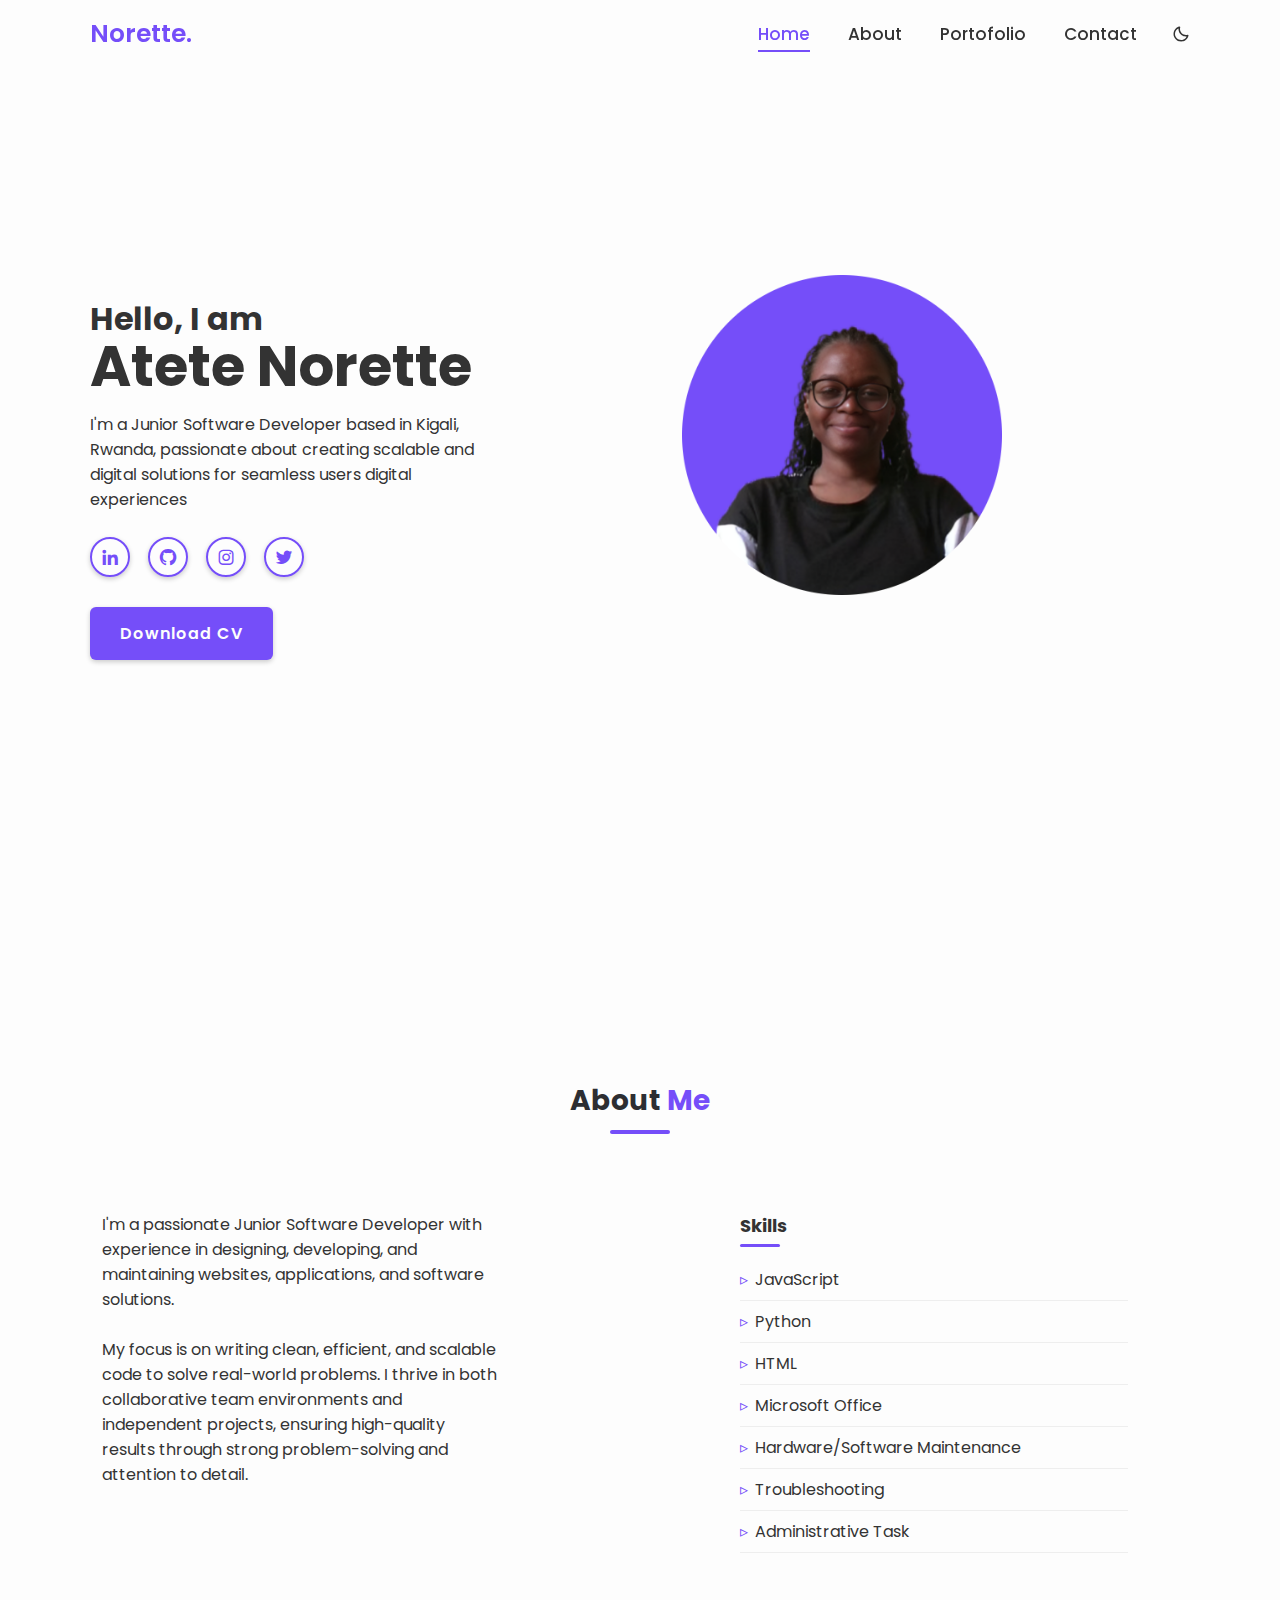
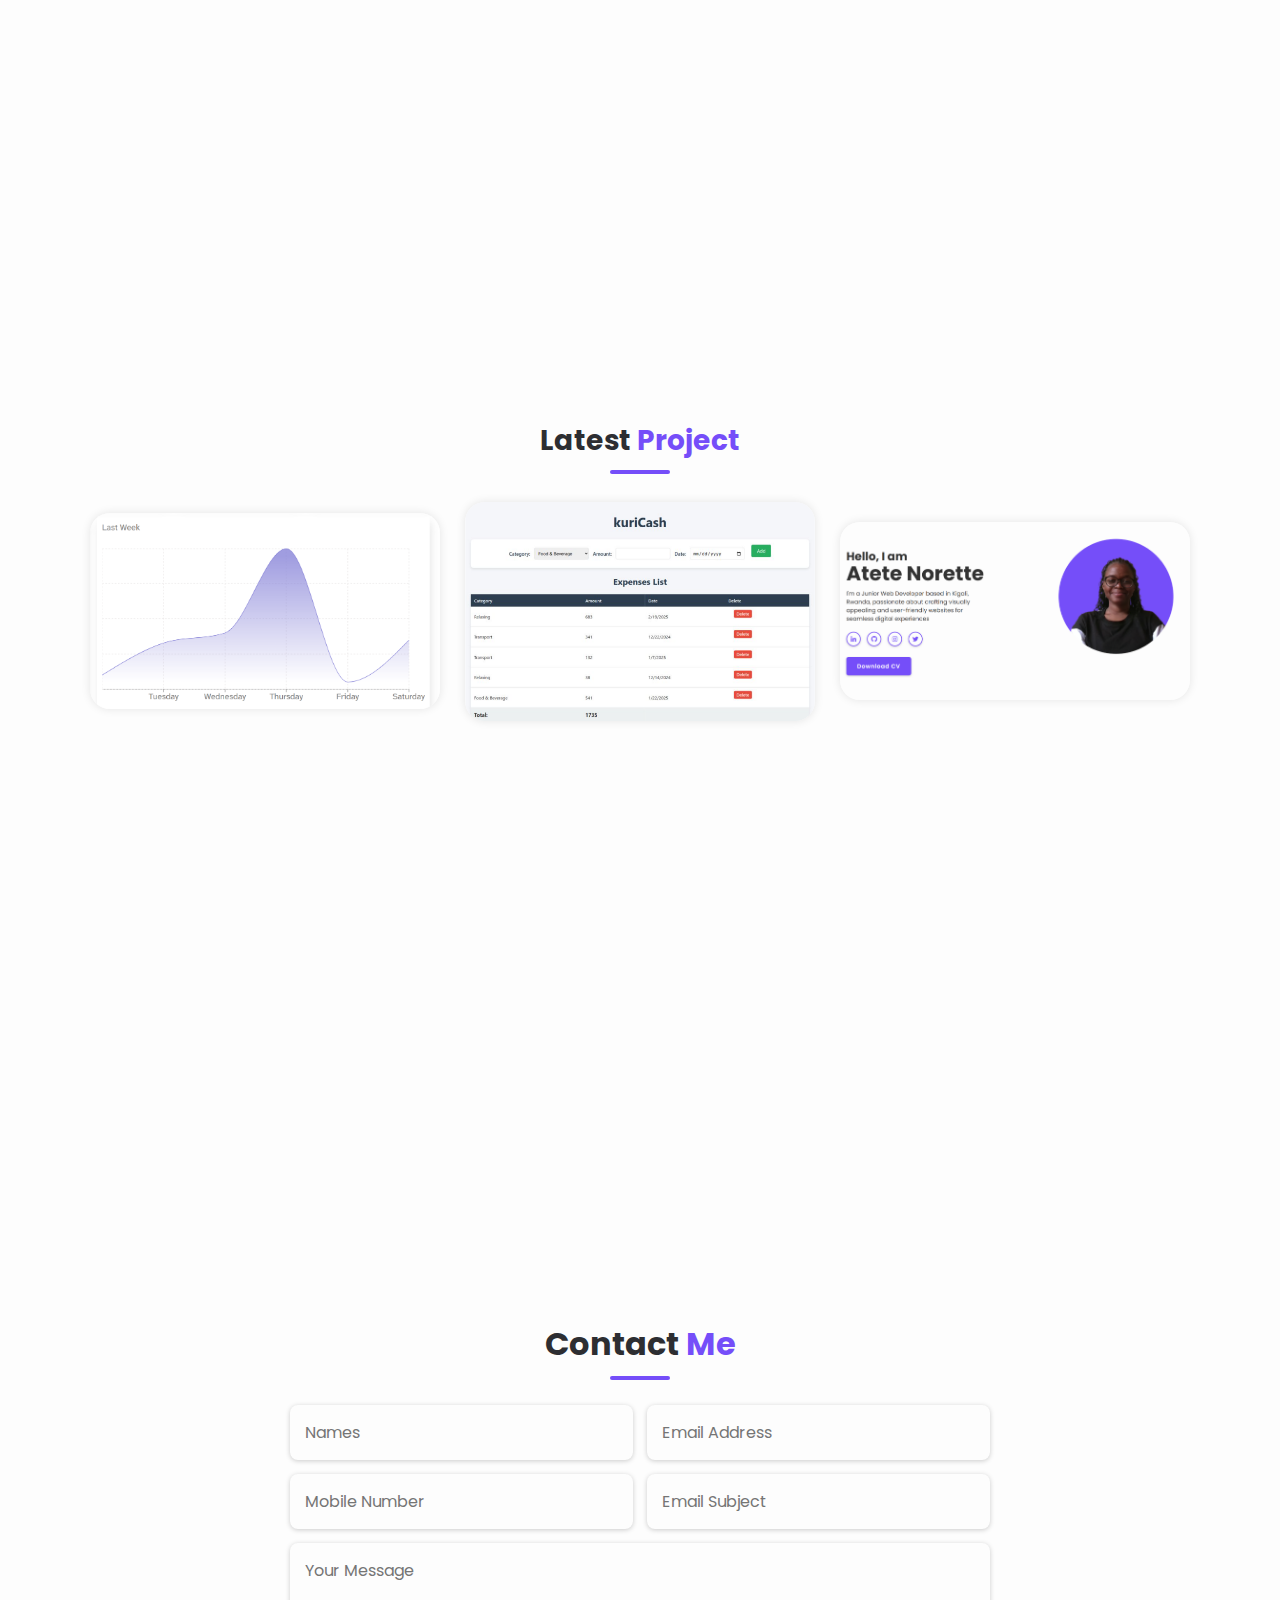
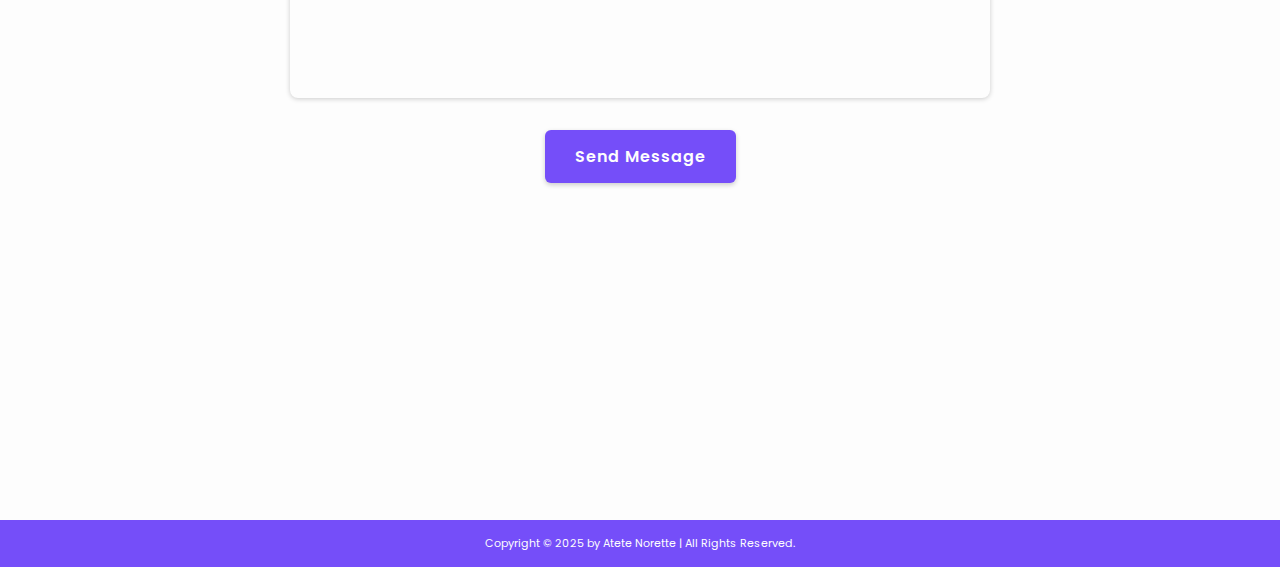
<file: index.html>
<!DOCTYPE html>
<html lang="en">
<head>
    <meta charset="UTF-8">
    <meta http-equiv="X-UA-Compatible" content="IE=edge">
    <meta name="viewport" content="width=device-width, initial-scale=1.0">
    <title>Atete Norette</title>
    <!-- box icons -->
    <link href='https://unpkg.com/boxicons@2.1.4/css/boxicons.min.css' rel='stylesheet'>
    <link rel="stylesheet" href="styles.css">
</head>
<body>
    <!-- navbar -->

    <header class="header">
        <a href="#home" class="logo">Norette.</a>
        <nav class="navbar">
            <a href="#home" class="active">Home</a>
            <a href="#about">About</a>
            <a href="#portfolio">Portofolio</a>
            <a href="#contact">Contact</a>
        </nav>
        <div class="bx bx-moon" id="darkMode-icon"></div>
        <div class="bx bx-menu" id="menu-icon"></div>
    </header>

    <!-- home section area -->

    <section class="home" id="home">
        <div class="home-content">
            <h3>Hello, I am</h3>
            <h1>Atete Norette</h1>
            <p>I'm a Junior Software Developer based in Kigali, Rwanda, passionate about creating scalable and digital solutions for seamless users digital experiences</p>
            <div class="social-media">
                <a href="https://www.linkedin.com/in/norette-atete-b580a725b/"><i class='bx bxl-linkedin'></i></a>
                <a href="https://github.com/ateteN"><i class='bx bxl-github' ></i></a>
                <a href="#"><i class='bx bxl-instagram' ></i></a>
                <a href="#"><i class='bx bxl-twitter' ></i></a>
            </div>
            <a href="NoretteAtete_Resume.pdf" target="_blank" class="btn">Download CV</a>
        </div>
        <div class="home-img">
            <img src="img/image.png" alt="img">
        </div>
    </section>

    <!-- about me section -->

    <section id="about" class="about">
        <h2 class="section-title">About <span>Me</span></h2>
        <div class="about-content">
            <div class="about-left">
                <p>I'm a passionate Junior Software Developer with experience in designing, developing, and maintaining websites, applications, and software solutions. </br>
                </br>My focus is on writing clean, efficient, and scalable code to solve real-world problems. I thrive in both collaborative team environments and independent projects, ensuring high-quality results through strong problem-solving and attention to detail.</p>
            </div>

            <!-- skills section -->

            <div class="about-right">
                <h3>Skills</h3>
                <ul>
                    <li>JavaScript</li>
                    <li>Python</li>
                    <li>HTML</li>
                    <li>Microsoft Office</li>
                    <li>Hardware/Software Maintenance</li>
                    <li>Troubleshooting</li>
                    <li>Administrative Task</li>
                </ul>
            </div>
        </div>
    </section>

        <!-- portfolio section one -->

    <section class="portfolio" id="portfolio">
        <h2 class="section-title">Latest <span>Project</span></h2>
        <div class="portfolio-container">
            <div class="portfolio-box">
                <img src="img/image1.png" alt="">
                <div class="portfolio-layer">
                    <h4>Shipment Dashboard</h4>
                    <p>A shipment dashboard where you can track shipments live. Reactjs & websocket for live data</p>
                    <a href="https://shipment-dashboard-8tlknnxk3-atete-norettes-projects.vercel.app/" target="_blank"><i class='bx bx-link-external'></i></a>
                    <span class="project-status">Under Construction</span>
                </div>
            </div>
            <div class="portfolio-box">
                <img src="img/download.png" alt="">
                <div class="portfolio-layer">
                    <h4>KuriCash</h4>
                    <p>A user-friendly app that helps users track and manage their expenses, offering insights into spending habits </p>
                    <a href="https://kuri-cashi.vercel.app/" target="_blank"><i class='bx bx-link-external'></i></a>
                    <span class="project-status">Under Construction</span>
                </div>
            </div>
            <div class="portfolio-box">
                <img src="Capture d'écran 2025-03-17 212846.png" alt="">
                <div class="portfolio-layer">
                    <h4>Web Portfolio</h4>
                    <p>Created a portfolio website responsive on all screen sizes</p>
                    <a href="#"><i class='bx bx-link-external'></i></a>
                    <span class="project-status">Finished</span>
                </div>
            </div>
        </div>
    </section>

    <!-- contact-me section -->

    <section class="contact" id="contact">
       <h2 class="section-title">Contact <span>Me</span></h2>
       <form action="#">
            <div class="input-box">
                <input type="text" placeholder="Names">
                <input type="email" placeholder="Email Address">
            </div>
            <div class="input-box">
                <input type="number" placeholder="Mobile Number">
                <input type="text" placeholder="Email Subject">
            </div>
            <textarea name="" id="" cols="30" rows="5" placeholder="Your Message"></textarea>
            <input type="submit" value="Send Message" class="btn">
       </form>
    </section>

    <!-- footer -->

    <footer class="footer">
        <div class="footer-text">
            <p>Copyright &copy; 2025 by Atete Norette | All Rights Reserved.</p>
        </div>
    </footer>
    
    <script src="script.js"></script>
</body>
</html>
</file>
<file: styles.css>
@import url('https://fonts.googleapis.com/css2?family=Atkinson+Hyperlegible+Next:ital,wght@0,200..800;1,200..800&family=Poppins:ital,wght@0,100;0,200;0,300;0,400;0,500;0,600;0,700;0,800;0,900;1,100;1,200;1,300;1,400;1,500;1,600;1,700;1,800;1,900&display=swap');
* {
font-family: "Poppins", sans-serif;
margin: 0;
padding: 0;
box-sizing: border-box;
text-decoration: none;
border: none;
outline: none;
scroll-behavior: smooth;    
}
:root{
--bg-color: #fdfdfd;
--darck-color:#333;
--main-color: #754ef9;
--text-color: #555;
--white-color: #fdfdfd;
--shadow-color: rgba(0, 0, 0, .2);
}
html{
font-size: 62.5%;
overflow-x: hidden;
}
body{
background: var(--bg-color);
color: var(--text-color);
}

body.dark {
    background: #333;
    color: var(--white-color)
}
body.dark {
    background: #333;
    color: #fff; 
}

body.dark .navbar a {
    color: #fff; 
}
body.dark .header{
    background: #333;
}
body.dark .navbar a.active {
    color: #754ef9; 
}

body.dark #darkMode-icon {
    color: #fff;
}

body.dark section {
    color: #fff; 
    background: #333;
}
body.dark .home-content {
    color: #fff;
}

body.dark .btn:hover {
    background: transparent;
    color: #754ef9;
    border-color: #754ef9;
    box-shadow: 4px 6px 15px rgba(0, 0, 0, 0.2);
}

body.dark section h2 {
    color: #fff;
}
body.dark .about-left,
body.dark .about-right li {
    color: #fff;
    background: #333;
}
body.dark .about-right li :hover{
    color: #754ef9;
}
body.dark section h2 {
    color: #fff;
    background: #333;
}
body.dark section h3{
    color: #fff;
}
body.dark .about-left,
body.dark .about-right li {
    color: #fff;
    background: #333;
}
body.dark .about-right li :hover{
    color: #754ef9;
}
html,body{
height: 100%;
display: flex;
flex-direction: column;
}
.header{
position: fixed;
display: flex;
background: transparent;
width: 100%;
padding: 1.5rem 7%;
align-items: center;
z-index: 100;
transition: .4s;
}
.header.sticky {
    background: var(--white-color); 
    box-shadow: 0 0.2rem 1rem rgba(0, 0, 0, 0.1); 
    color: var(--darck-color);
}
.logo{
font-size: 2.5rem;
color: var(--main-color);
font-weight: 600;
margin-right: auto;
}
.navbar a{
font-size: 1.7rem;
color: var(--darck-color);
font-weight: 500;
/* background: yellow; */
margin-right: 3.5rem;
position: relative;
transition: .3s ease-in-out;
}

.header .sticky .navbar {
    color: var(--darck-color);
    opacity: .9;
}
.navbar a.active {
    color: var(--main-color);
}
.navbar a.active::before{
background: var(--main-color);
content: '';
left: 0;
width: 100%;
height: .2rem;
position: absolute;
bottom: -6px;
transform: scaleX(1);
}

#darkMode-icon{
font-size: 1.8rem;
color: var(--darck-color);
cursor: pointer;
font-weight: 500;
}

.header.sticky #darkMode-icon{
    color: var(--text-color);
    opacity: .9;
}
.header .sticky #darkcolor{
    color: var(--darck-color);
    opacity: .9;
}
#menu-icon{
    font-size: 3.6rem;
    color: var(--text-color);
    display: none;
}
section{
min-height: 100vh;
/* background: yellow; */
padding: 10rem 7% 2%;
}

.home{
display: flex;
align-items: center;
/* background: pink; */
}

.home .home-content{
max-width: 40rem;
color: var(--darck-color);
}
.home-content h3{
font-size: 3.2rem;
font-weight: 700;
line-height: .3;
}
.home-content h1{
font-size: 5.6rem;
font-weight: 700;
margin-bottom: .3rem;
}
.home-content p {
font-size: 1.6rem;
}

.home-content .social-media a {
justify-content: center;
display: inline-flex;
align-items: center;
width: 4rem;
height: 4rem;
background: transparent;
border: .2rem solid var(--main-color);
border-radius: 50%;
box-shadow: 0 .2rem .5rem var(--shadow-color);
font-size: 2rem;
color: var(--main-color);
margin: 2.5rem 1.5rem 3rem 0;
transition: .5s ease;
}

.home-content .social-media a:hover{
background-color: var(--main-color);
color: var(--white-color);
}

.btn{
display: inline-block;
padding: 1.2rem 2.8rem;
background: var(--main-color);
border-radius: .6rem;
box-shadow: 0 .2rem .5rem var(--shadow-color);
color: var(--white-color);
font-size: 1.6rem;
letter-spacing: .1rem;
font-weight: 600;
transition: .5s ease;
border: .2rem solid transparent;
}
.btn:hover{
background: transparent;
color: var(--main-color);
border-color: var(--main-color);
}

.home .profession-container{
width: 768px;
height: 768px;
top: 50%;
right: 0;
position: absolute;
overflow: hidden;
transform: translateY(-50%);
pointer-events: none;
}

.home .profession-container .profession-box{
position: absolute;
top: 0;
right: 0;
/* 768px */
width: 720px; 
height: 720px;
/* background: yellowgreen; */
border-radius: 50%;
display: flex;
justify-content: center;
align-items: center;
}
.home .profession-box .profession{
position: absolute;
left: 0;
display: flex;
align-items: center;
flex-direction: column;
color: var(--main-color);
transform: rotate(calc(360deg / 4 * var(--i)));
transform-origin: 384px;
background: var(--bg-color);
padding: 13px 0;
}

.home .profession-box .profession:nth-child(1) i {
margin-right: 15px;
}

.home .profession-box .profession:nth-child(2),
.home .profession-box .profession:nth-child(4) i {
margin-right: 20px;
}

.home .profession i{
font-size: 3.8rem;
}

.home .profession h3{
font-size: 3.2rem;
line-height: 1;
font-weight: 600;
}

.home .profession-box .circle{
width: 560px;
height: 560px;
border: 3px solid var(--main-color);
border-radius: 50%;
}

.home .profession-container .overlay {
position: absolute;
color: red;
width: 0;
top: 0;
right: 0;
border-top: 384px solid var(--main-color);
border-right: 384px solid var(--main-color);
border-bottom: 384px solid var(--main-color);
border-left: 384px solid transparent;
}

.home-img img {
    position: relative;
    bottom: 0;
    left: 60%;
    right: 0;
    width: 25vw;    
    margin-bottom: 100px;
    animation: floatImage 4s ease-in-out infinite;
    transition: .3s ease;
}

.home-img:hover img {
    color: #555;
    animation: none;
}

@keyframes floatImage {
    0% {
        transform: translateY(0);
    }
    50% {
        transform: translateY(-3rem);
    }
    100% {
        transform: translateY(0);
    }
}

span {
color: var(--main-color);
}


.about {
padding: 6rem 8%;
background: var(--bg-color);
min-height: 100vh;
display: flex;
flex-direction: column;
align-items: center;
margin-top: 120px;
}

.section-title {
font-size: 2.8rem;
color: #2d2e32;
margin-bottom: 4rem;
text-align: center;
position: relative;
font-weight: 700;
}

.section-title::after {
content: '';
position: absolute;
bottom: -12px;
left: 50%;
transform: translateX(-50%);
width: 60px;
height: 4px;
background: var(--main-color);
border-radius: 10px;
}

.about-details {
display: grid;
grid-template-columns: repeat(2, 1fr);
gap: 2rem;
margin: 2.5rem 0;
}

.detail-item p {
margin: 0.5rem 0;
font-size: 1rem;
color: var(--darck-color);
}

.detail-item strong {
color: var(--darck-color);
font-weight: 600;
}

.about-content {
display: flex;
gap: 4rem;
justify-content: right;
align-items: flex-start;
width: 100%;
}

.about-left {
color: var(--darck-color);
max-width: 50%;
margin: 50px 0 0 0 ; /* Remove negative margins */
font-size: 1.6rem;
flex: 1;
}

.about-right {
flex: 1;
max-width: 50%;
margin: 50px; 
padding-left: 15rem; 
font-size: 1.6rem;
}

.about-right h3 {
font-size: 1.8rem;
color: var(--darck-color);
margin-bottom: 2rem;
position: relative;
}

.about-right h3::after {
content: '';
position: absolute;
bottom: -8px;
left: 0;
width: 40px;
height: 3px;
background: var(--main-color);
border-radius: 10px;
}

.about-right ul {
list-style: none;
padding: 0;
font-size: 1.6rem;
}

.about-right li {
padding: 0.8rem 0;
font-size: 1.6rem;
color: var(--darck-color);
transition: all 0.3s ease;
position: relative;
padding-left: 1.5rem;
border-bottom: 1px solid #eee;
}

.about-right li::before {
content: '▹';
position: absolute;
left: 0;
color: var(--main-color);
}

.about-right li:hover {
color: var(--main-color);
transform: translateX(5px);
}

/* portfolio 1 */

.portfolio {
    padding-bottom: 10rem;
}
.portfolio h2 {
    margin-bottom: 4rem;
}
.portfolio .portfolio-container {
    display: grid;
    grid-template-columns: repeat(3, 1fr);
    align-items: center;
    gap: 2.5rem;
}
.portfolio-container .portfolio-box{
    position: relative;
    display: flex;
    border-radius: 2rem;
    box-shadow: 0 0 1rem rgba(0, 0, 0, .1);
    overflow: hidden;
}
.portfolio-box img {
    width: 100%;
    transition: .5s ease;
}
.portfolio-box:hover img{
    transform: scale(1.1);
}
.portfolio-box .portfolio-layer {
    position: absolute;
    bottom: 0;
    left: 0;
    width: 100%;
    height: 100%;
    background: linear-gradient(to top, rgba(0, 0, 0, 0.7), rgba(20, 17, 17, 0.7));
    display: flex;
    align-items: center;
    justify-content: center; 
    flex-direction: column;
    text-align: center;
    color: #fff; 
    padding: 0 4rem;
    opacity: 0;
    transition: .5s ease; 
}
.portfolio-box:hover .portfolio-layer {
    opacity: 1; 
}
.portfolio-layer h4 {
    font-size: 2rem;
    margin-bottom: 0.5rem;
}
.portfolio-layer p {
    font-size: 1.6rem;
    margin: .3rem 0 1rem;
}
.portfolio-layer a {
    display: inline-flex;
    justify-content: center;
    align-items: center;
    width: 5rem;
    height: 5rem;
    background: var(--white-color);
    border-radius: 50%;
    color: #fff; /* Ensure link is visible */
}
.portfolio-layer a i {
    font-size: 2rem;
    color: #333;
}
.portfolio-box .tech-used{
    font-size: 1.4rem;
    color: #333;
    text-align: center;
    margin-top: 1rem;
    padding: 0 1rem;
}
.portfolio-layer .project-status {
    font-size: 0.8rem;
    font-weight: bold;
    color: #fff;
    background: var(--main-color); 
    padding: 0.5rem 0.5rem;
    border-radius: 1rem;
    margin-top: 0.5rem;
    margin-bottom: .5rem;
    display: inline-block;
}
.general-info ul {
    list-style: none;
    padding: 0;
    margin-top: 1rem;
}

.general-info li {
    margin-bottom: 0.5rem;
}

.general-info a {
    color: var(--main-color);
    text-decoration: none;
}

.general-info a:hover {
    text-decoration: underline;
}


.contact h2{
    margin-bottom: 3rem;
    font-size: 3.2rem;
}
.contact form {
    max-width: 70rem;
    margin: 1rem auto;
    text-align: center;
    margin-bottom: 3rem;
}
.contact form .input-box {
    display: flex;
    justify-content: space-between;
    flex-wrap: wrap;
}
.contact form .input-box input,
.contact form textarea{
    width: 100%;
    padding: 1.5rem;
    font-size: 1.6rem;
    color: var(--text-color);
    background: var(--bg-color);
    border-radius: .8rem;
    margin: .7rem 0;
    box-shadow: 0 .1rem .5rem var(--shadow-color);
}
.contact form .input-box input {
    width: 49%;
}

.contact form textarea {
    resize: none;
}
.contact form .btn {
    margin-top: 2rem;
    cursor: pointer;
}
.footer{
    padding: 1.5rem 5%;
    width: 100%;
    background: var(--main-color);
}
.footer-text p{
    font-size: 1.1rem;
    color: var(--white-color);
    text-align: center;
}

/* @media (max-width:1200px) {
    html {
        font-size: 55%;
    }
    .home .profession-container{
        height: 85.8rem;
    }
    .home .profession-container .profession-box {
        right: -12rem;
        height: 85.5rem;
    }
    .home .profession-container .overlay {
        right: -9rem;
    }
}

@media (max-width:1024px) {
    .header {
        padding: 2rem 3%;
    }
    section {
        padding: 10rem 3% 2rem;
    }
    .home .portfolio-container .profession-box {
        right: -22rem;
    }
    .home .profession-container .overlay {
        right: -15rem;
    }
}

@media (max-width:991px) {
    .navbar a:nth-child(1),
    .navbar a:nth-child(2){
        color: var(--main-color);
    }
    .navbar a.active::before{
        background: var(--main-color);
        opacity: .7;
    }
    .home .home-content{
        max-width: 50rem;
    }
    .home .profession-container .overlay{
        right: -39.5rem;
    }
    .home-img img {
        display: none;
    }
    .services,
    .portfolio{
        padding-bottom: 7rem;
    }
    .contact {
        min-height: auto;
    }
    .footer{
        padding: 2rem 3%;
    }
}

@media (max-width: 768px) {
    #menu-icon {
        display: block;
    }
    
    .navbar {
        position: absolute;
        top: 100%;
        left: 0;
        width: 100%;
        padding: 1rem 3%;
        background: var(--bg-color);
        border-top: .1rem solid rgba(0, 0, 0, .2);
        box-shadow: 0 .5rem 1rem rgba(0, 0, 0, .1);
    }
    .navbar a {
        display: block;
        font-size: 2rem;
        margin: 3rem 0;
        color: var(--text-color);
    }
    .navbar a:nth-child(1),
    .navbar a:nth-child(2) {
        color: var(--text-color);
    }
    .navbar a.active{
        color: var(--main-color);
    }
    .navbar a::before{
        display: none;
    }
}
 */

/* Tablets (max-width: 1024px) */
@media screen and (max-width: 1024px) {
    .header {
        padding: 1.5rem 5%;
    }

    .home {
        flex-direction: column;
        text-align: center;
    }

    .home .home-content {
        max-width: 100%;
    }

    .home-img {
        position: static;
        width: 60vw;
        margin-top: 20px;
    }

    .portfolio .portfolio-container {
        grid-template-columns: repeat(2, 1fr);
    }

    .about-content {
        flex-direction: column;
        align-items: center;
    }

    .about-left, .about-right {
        max-width: 100%;
        text-align: center;
        padding: 0;
    }
}

@media screen and (max-width: 768px) {
    .header {
        flex-direction: column;
        text-align: center;
    }
    section h2 {
        margin-bottom: .5rem; /* Less spacing between sections */
        padding-bottom: .5rem;
    }
    .navbar {
        display: none;
        flex-direction: column;
        width: 100%;
        background: var(--white-color);
        position: absolute;
        top: 100%;
        left: 0;
        box-shadow: 0 4px 6px var(--shadow-color);
    }

    .navbar a {
        display: block;
        padding: 10px;
        margin: 0;
    }

    #menu-icon {
        display: none;
    }

    .home-content h1 {
        font-size: 4.5rem;
    }

    .home-content h3 {
        font-size: 2.5rem;
        padding-top: 20px;
    }

    .home-img img {
        display: block;
        width: 70vw;
        height: auto;
        gap: 0;
        margin-right: 40rem;
        padding: 1rem;
        left: -8%;
        margin-top: 4rem;
    }

    .portfolio .portfolio-container {
        grid-template-columns: 1fr;
    }
}

@media screen and (max-width: 480px) {
    html {
        font-size: 55%;
    }

    .btn {
        padding: 1rem 2rem;
        font-size: 1.4rem;
    }

    .home-content h1 {
        font-size: 3.5rem;
    }

    .about {
        padding: 4rem 5%;
    }

    .portfolio .portfolio-container {
        gap: 1.5rem;
    }
    .home-img img {
        display: block;
        width: 90vw;
        height: auto;
        gap: 0;
    
        padding: 1rem;
        left: -28%;
        margin-top: 4rem;
    }
}
</file>
